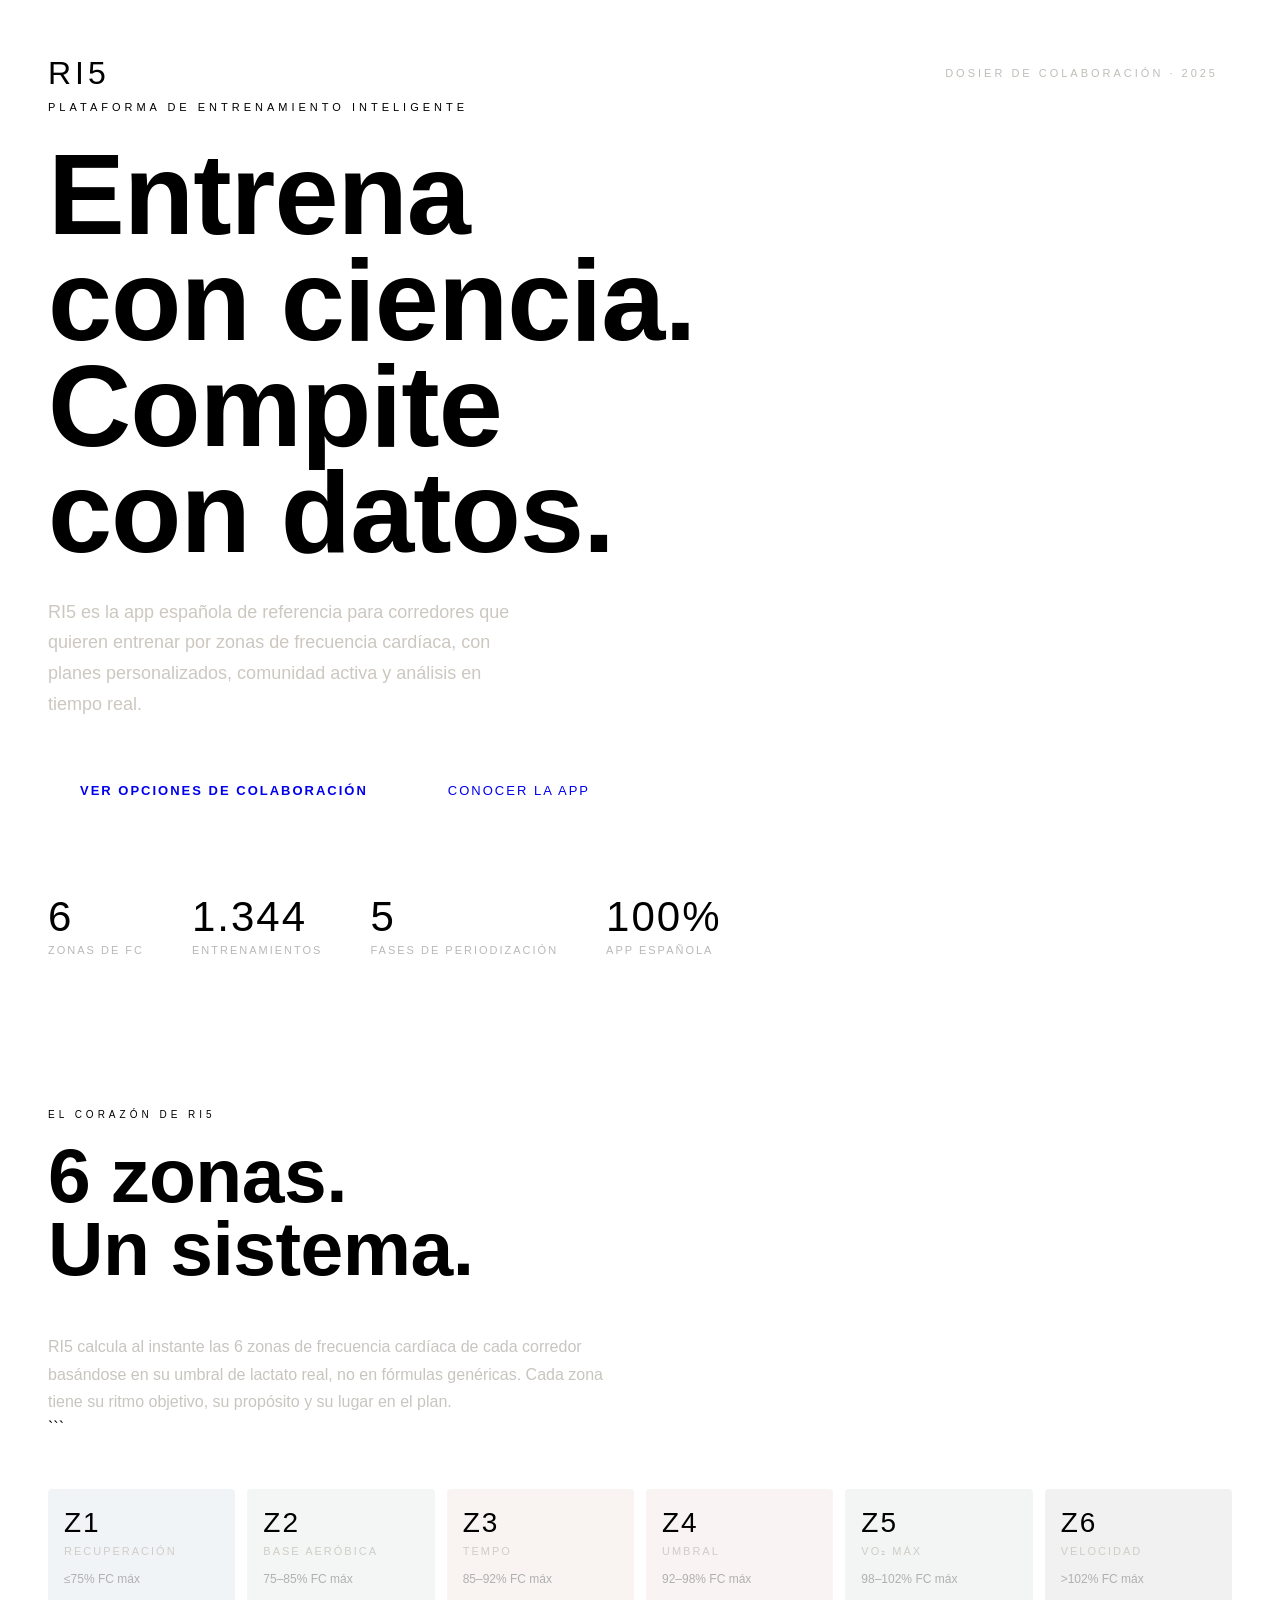
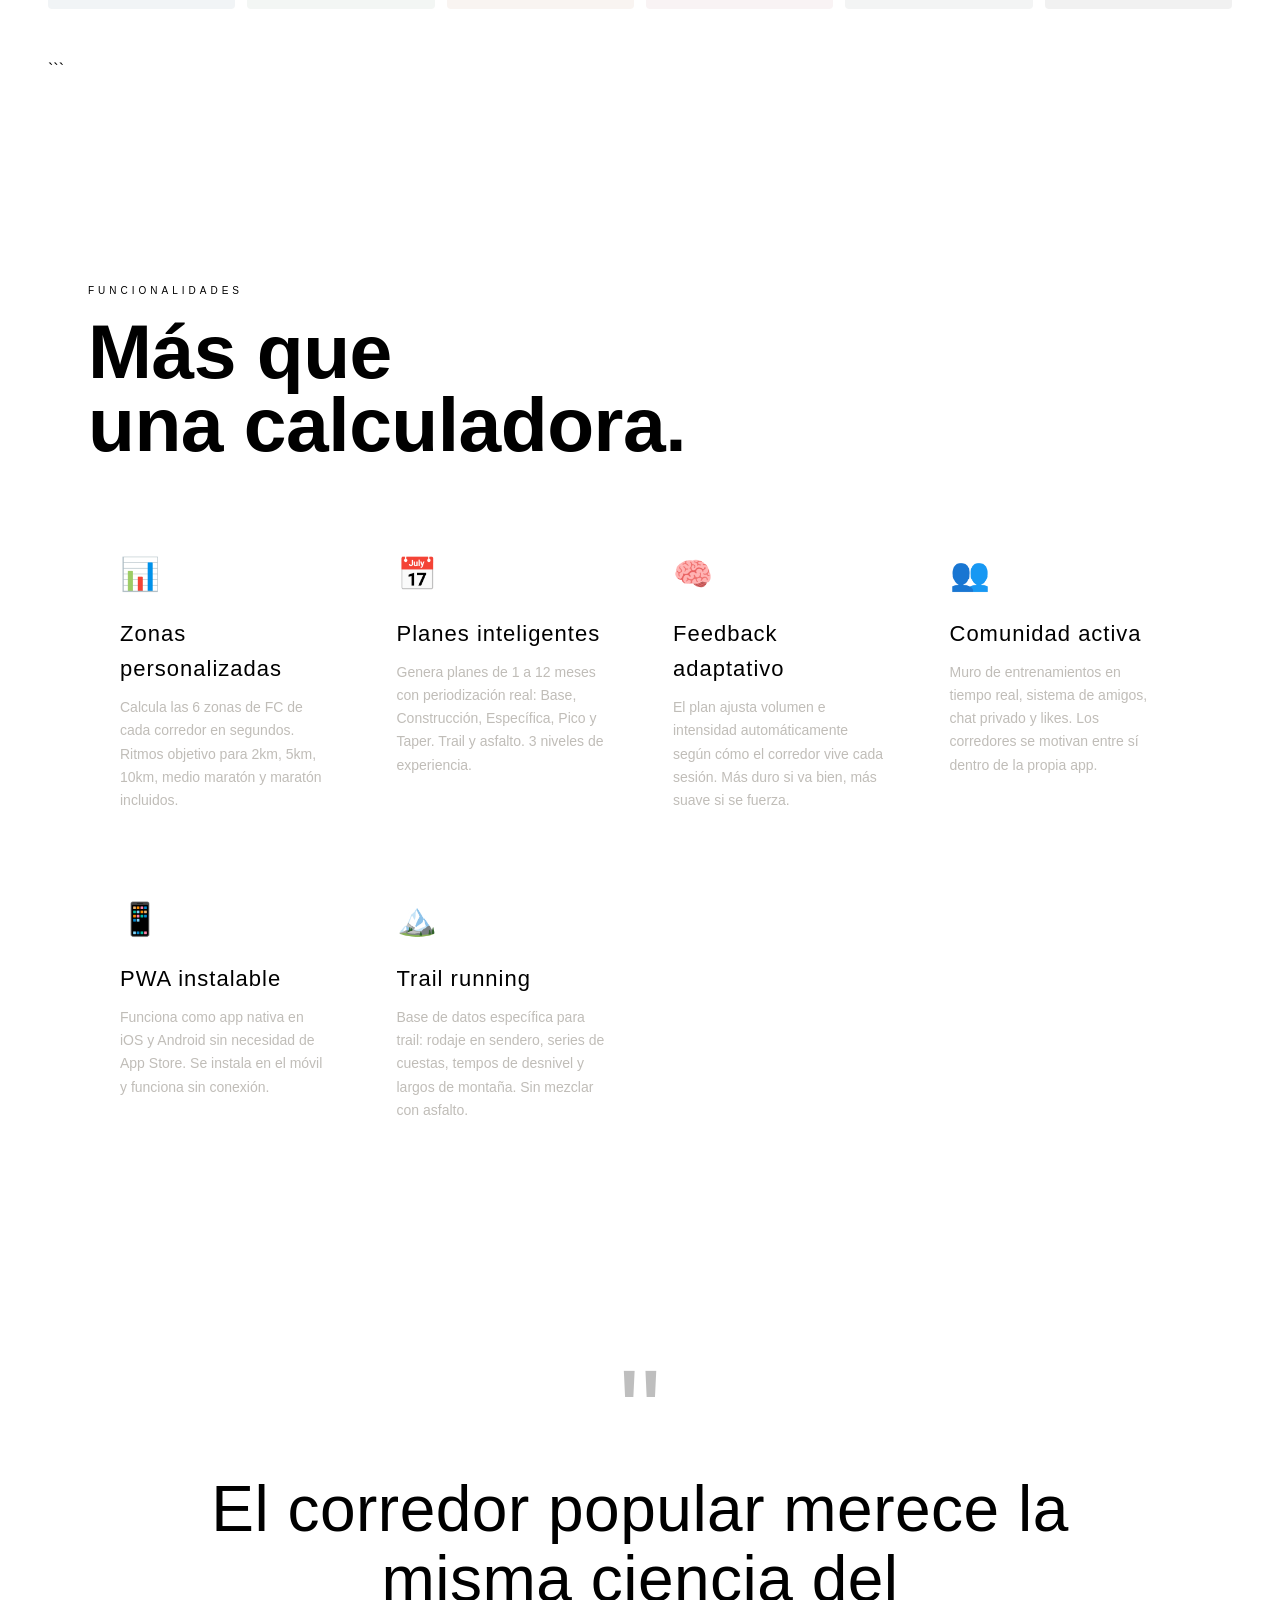
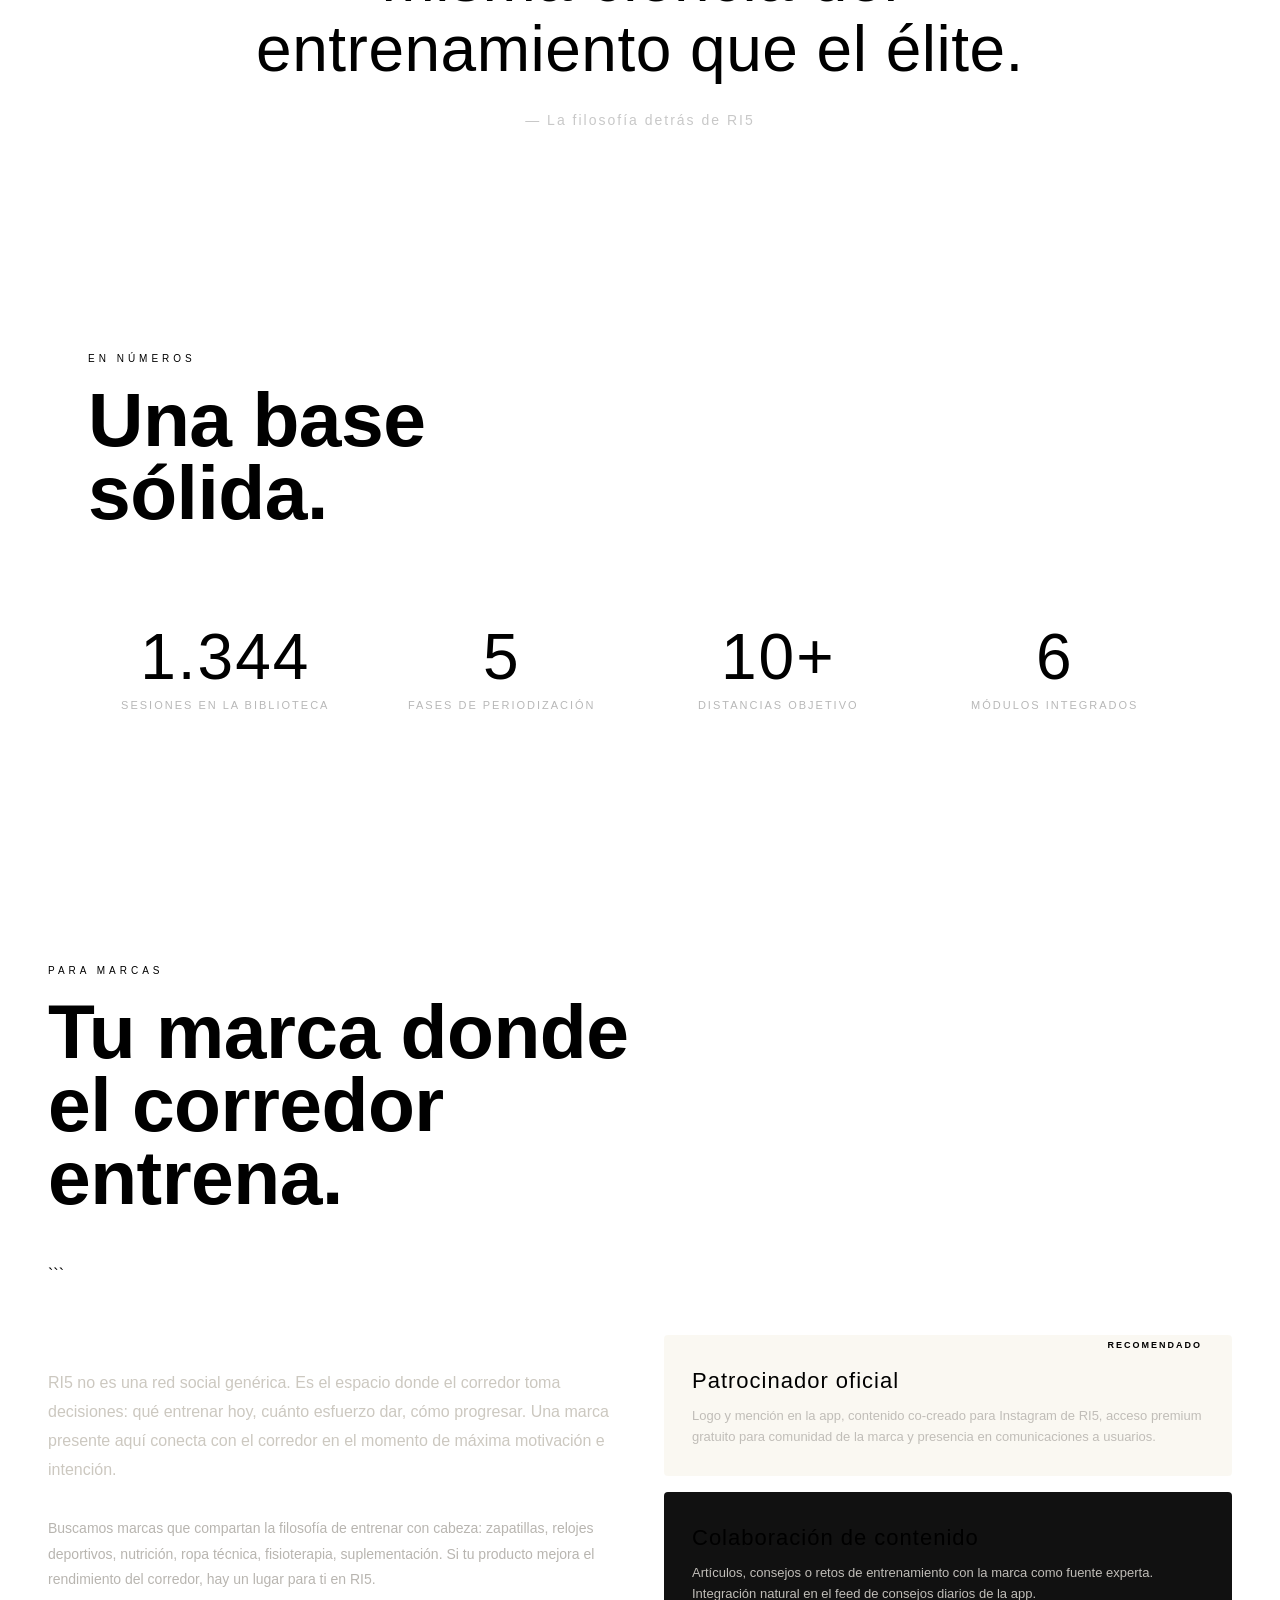
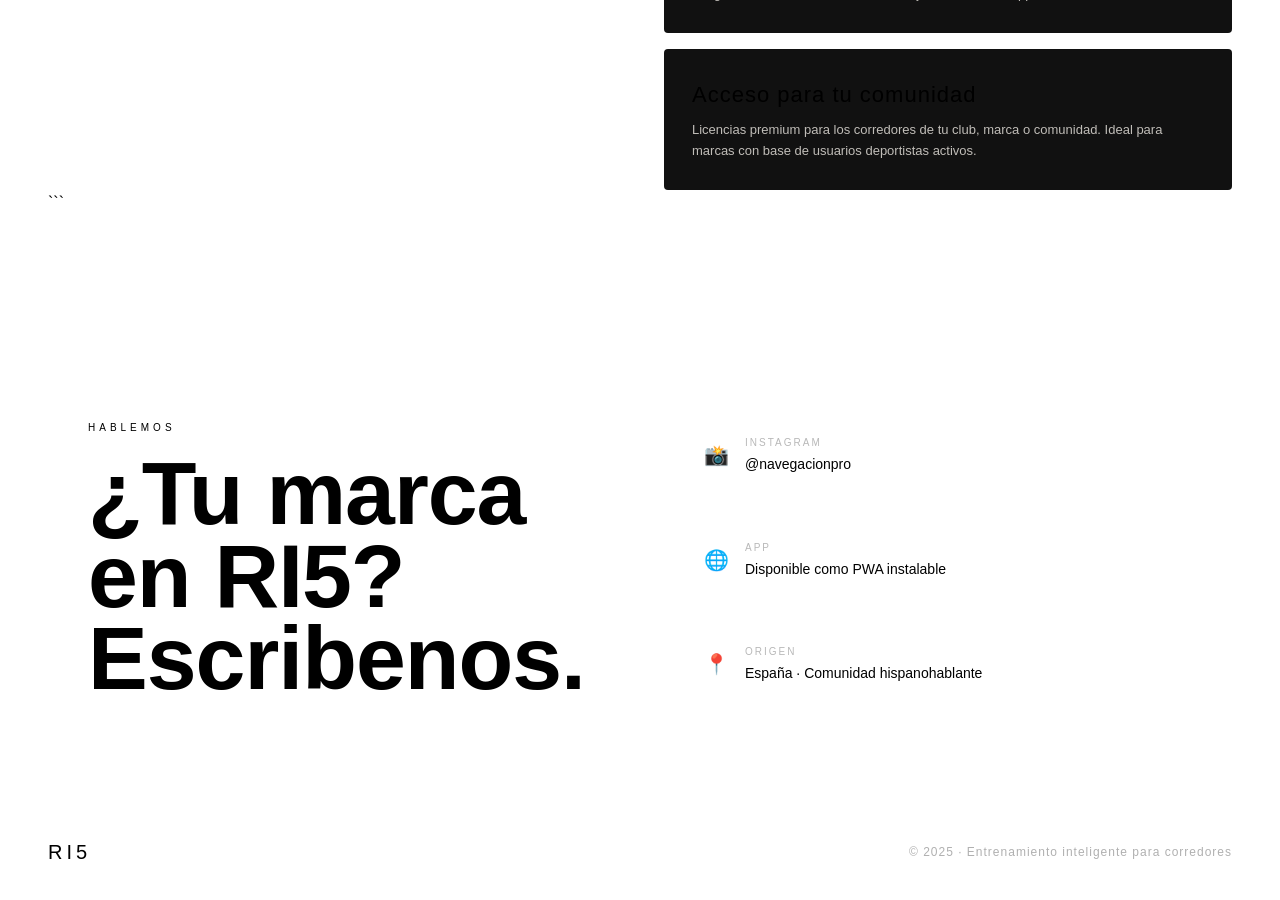
<file: index.html>
<!DOCTYPE html>

<html lang="es">
<head>
<meta charset="UTF-8">
<meta name="viewport" content="width=device-width, initial-scale=1.0">
<title>RI5 · Dosier de Colaboración</title>
<link href="https://fonts.googleapis.com/css2?family=Bebas+Neue&family=DM+Sans:ital,wght@0,300;0,400;0,500;0,700;1,300&display=swap" rel="stylesheet">
<style>
  *, *::before, *::after { margin: 0; padding: 0; box-sizing: border-box; }

:root {
–black: #0a0a0a;
–white: #f5f2eb;
–gold: #d4a843;
–gold-light: #e8c060;
–grey: #1a1a1a;
–grey-mid: #2a2a2a;
–grey-light: #555;
–text-muted: #b8b8b8;
–z1: #8AA0B0;
–z2: #9BB5A0;
–z3: #C9A78B;
–z4: #C99BA5;
–z5: #9AA5A5;
–z6: #aaaaaa;
}

html { scroll-behavior: smooth; }

/* ══ PRINT / PDF — fondo oscuro + paginación perfecta ══ */
@media print {
@page {
margin: 0;
size: A4 portrait;
}

```
* {
  -webkit-print-color-adjust: exact !important;
  print-color-adjust: exact !important;
  color-adjust: exact !important;
}

/* ── Fondos oscuros forzados ── */
html, body        { background: #0a0a0a !important; color: #f5f2eb !important; }
.hero             { background: #0a0a0a !important; min-height: 100vh !important; }
.section-full     { background: #1a1a1a !important; }
section           { background: #0a0a0a !important; }
.quote-section    { background: #0a0a0a !important; }
.contact-section  { background: #0a0a0a !important; }
.footer-bar       { background: #0a0a0a !important; }
.feature-card     { background: #0a0a0a !important; border-color: #2a2a2a !important; }
.number-block     { background: #0a0a0a !important; }
.collab-option    { background: #111111 !important; border-color: #333 !important; }
.collab-option.featured { background: rgba(212,168,67,0.1) !important; }
.features-grid    { border-color: #2a2a2a !important; }
.numbers-row      { border-color: #2a2a2a !important; }

/* ── Quitar grain y animaciones ── */
body::after { display: none !important; }
.reveal, .zona-card {
  opacity: 1 !important;
  transform: none !important;
  transition: none !important;
}

/* ── Saltos de página por sección ── */
.hero {
  page-break-after: always;
  break-after: page;
  display: flex !important;
  flex-direction: column !important;
  justify-content: space-between !important;
  padding: 56px 56px 48px !important;
  box-sizing: border-box !important;
}

/* Zonas — página propia */
.section-full:first-of-type {
  page-break-before: always;
  break-before: page;
  page-break-after: always;
  break-after: page;
  padding: 56px !important;
}

/* Features — página propia */
#app {
  page-break-before: always;
  break-before: page;
  page-break-after: always;
  break-after: page;
  padding: 48px 56px !important;
  max-width: 100% !important;
}

/* Cita + Números juntos en una página */
.quote-section {
  page-break-before: always;
  break-before: page;
  padding: 60px 56px !important;
}
section:last-of-type {
  page-break-after: always;
  break-after: page;
  padding: 48px 56px !important;
  max-width: 100% !important;
}

/* Colaboración — página propia */
.section-full:last-of-type {
  page-break-before: always;
  break-before: page;
  page-break-after: always;
  break-after: page;
  padding: 56px !important;
}

/* Contacto + Footer — última página */
.contact-section {
  page-break-before: always;
  break-before: page;
  padding: 56px !important;
  max-width: 100% !important;
  grid-template-columns: 1fr 1fr !important;
}
.footer-bar {
  page-break-before: avoid;
  break-before: avoid;
  padding: 24px 56px !important;
}

/* ── No cortar dentro de bloques ── */
.feature-card,
.collab-option,
.number-block,
.zona-card,
.contact-item,
.hero-stat,
.hero-body,
.hero-footer { break-inside: avoid !important; }

/* ── Features en 2 columnas en A4 ── */
.features-grid {
  grid-template-columns: 1fr 1fr !important;
  gap: 1px !important;
}
.feature-card { padding: 28px 24px !important; }

/* ── Zonas en 3 columnas en A4 ── */
.zonas-grid {
  grid-template-columns: repeat(3, 1fr) !important;
  gap: 10px !important;
}

/* ── Números en 4 columnas ── */
.numbers-row {
  grid-template-columns: repeat(4, 1fr) !important;
}
.number-block { padding: 32px 16px !important; }
.number-val   { font-size: 48px !important; }

/* ── Colaboración en 2 columnas ── */
.collab-grid {
  grid-template-columns: 1fr 1fr !important;
  gap: 40px !important;
}

/* ── Hero stats en fila en A4 ── */
.hero-footer {
  display: flex !important;
  flex-direction: row !important;
  gap: 48px !important;
}

/* ── Tamaños de fuente ajustados a A4 ── */
.hero-title     { font-size: 96px !important; }
.section-title  { font-size: 64px !important; }
.hero-desc      { font-size: 16px !important; }

/* ── Botones ── */
.btn-primary  { background: #d4a843 !important; color: #0a0a0a !important; }
.btn-secondary { border-color: #555 !important; color: #f5f2eb !important; }
```

}

body {
background: var(–black);
color: var(–white);
font-family: ‘DM Sans’, sans-serif;
font-weight: 300;
line-height: 1.6;
overflow-x: hidden;
}

/* ── GRAIN OVERLAY ── */
body::after {
content: ‘’;
position: fixed; inset: 0;
background-image: url(“data:image/svg+xml,%3Csvg viewBox=‘0 0 256 256’ xmlns=‘http://www.w3.org/2000/svg’%3E%3Cfilter id=‘noise’%3E%3CfeTurbulence type=‘fractalNoise’ baseFrequency=‘0.9’ numOctaves=‘4’ stitchTiles=‘stitch’/%3E%3C/filter%3E%3Crect width=‘100%25’ height=‘100%25’ filter=‘url(%23noise)’ opacity=‘0.04’/%3E%3C/svg%3E”);
pointer-events: none;
z-index: 9999;
opacity: 0.4;
}

/* ── HERO ── */
.hero {
min-height: 100vh;
display: grid;
grid-template-rows: auto 1fr auto;
padding: 48px;
position: relative;
overflow: hidden;
border-bottom: 1px solid var(–grey-light);
background: var(–black);
}

.hero::before {
content: ‘RI5’;
position: absolute;
font-family: ‘Bebas Neue’, sans-serif;
font-size: clamp(240px, 40vw, 520px);
color: transparent;
-webkit-text-stroke: 1px rgba(212,168,67,0.15);
right: -40px;
top: 50%;
transform: translateY(-50%);
pointer-events: none;
letter-spacing: -10px;
line-height: 1;
}

.hero-nav {
display: flex;
justify-content: space-between;
align-items: center;
animation: fadeUp 0.8s ease both;
}

.logo {
font-family: ‘Bebas Neue’, sans-serif;
font-size: 32px;
color: var(–gold);
letter-spacing: 4px;
}

.hero-tag {
font-size: 11px;
letter-spacing: 3px;
color: #c0bdb8;
text-transform: uppercase;
border: 1px solid var(–grey-light);
padding: 6px 14px;
border-radius: 20px;
}

.hero-body {
display: flex;
flex-direction: column;
justify-content: center;
max-width: 680px;
animation: fadeUp 0.8s 0.2s ease both;
}

.hero-eyebrow {
font-size: 11px;
letter-spacing: 4px;
color: var(–gold);
text-transform: uppercase;
margin-bottom: 24px;
}

.hero-title {
font-family: ‘Bebas Neue’, sans-serif;
font-size: clamp(56px, 9vw, 120px);
line-height: 0.92;
letter-spacing: -1px;
margin-bottom: 32px;
}

.hero-title em {
font-style: normal;
color: var(–gold);
}

.hero-desc {
font-size: 18px;
color: #ccc8c0;
max-width: 480px;
line-height: 1.7;
margin-bottom: 48px;
}

.hero-cta {
display: flex;
gap: 16px;
flex-wrap: wrap;
}

.btn-primary {
background: var(–gold);
color: var(–black);
font-family: ‘DM Sans’, sans-serif;
font-weight: 700;
font-size: 13px;
letter-spacing: 2px;
text-transform: uppercase;
padding: 14px 32px;
border: none;
border-radius: 2px;
cursor: pointer;
text-decoration: none;
display: inline-block;
transition: background 0.2s;
}
.btn-primary:hover { background: var(–gold-light); }

.btn-secondary {
background: transparent;
color: var(–white);
font-family: ‘DM Sans’, sans-serif;
font-weight: 400;
font-size: 13px;
letter-spacing: 2px;
text-transform: uppercase;
padding: 14px 32px;
border: 1px solid var(–grey-light);
border-radius: 2px;
cursor: pointer;
text-decoration: none;
display: inline-block;
transition: border-color 0.2s, color 0.2s;
}
.btn-secondary:hover { border-color: var(–gold); color: var(–gold); }

.hero-footer {
display: flex;
gap: 48px;
flex-wrap: wrap;
animation: fadeUp 0.8s 0.4s ease both;
padding-top: 56px;
margin-top: 24px;
border-top: 1px solid var(–grey-mid);
}

.hero-stat { }
.hero-stat-num {
font-family: ‘Bebas Neue’, sans-serif;
font-size: 42px;
color: var(–gold);
letter-spacing: 2px;
line-height: 1;
}
.hero-stat-label {
font-size: 11px;
letter-spacing: 2px;
color: #b8b8b8;
text-transform: uppercase;
margin-top: 4px;
}

/* ── SECTIONS ── */
section {
padding: 100px 48px;
border-bottom: 1px solid var(–grey-mid);
max-width: 1200px;
margin: 0 auto;
background: var(–black);
}

.section-full {
max-width: 100%;
padding: 100px 48px;
border-bottom: 1px solid var(–grey-mid);
background: var(–grey);
}

.section-eyebrow {
font-size: 10px;
letter-spacing: 4px;
color: var(–gold);
text-transform: uppercase;
margin-bottom: 16px;
}

.section-title {
font-family: ‘Bebas Neue’, sans-serif;
font-size: clamp(40px, 6vw, 80px);
line-height: 0.95;
letter-spacing: -0.5px;
margin-bottom: 48px;
}

/* ── ZONA PILLS ── */
.zonas-grid {
display: grid;
grid-template-columns: repeat(6, 1fr);
gap: 12px;
margin: 48px 0;
}

/* ══ RESPONSIVE COMPLETO ══ */

/* Tablet landscape y pantallas medianas */
@media (max-width: 1024px) {
.hero { padding: 40px 36px; }
section { padding: 80px 36px; }
.section-full { padding: 80px 36px; }
.collab-grid { gap: 32px; }
.contact-section { padding: 80px 36px; gap: 48px; }
}

/* Tablet portrait y móvil landscape */
@media (max-width: 900px) {
.zonas-grid { grid-template-columns: repeat(3, 1fr); }
.hero-title { font-size: clamp(48px, 10vw, 80px); }
.collab-grid { grid-template-columns: 1fr; }
.numbers-row { grid-template-columns: repeat(2, 1fr); }
}

/* Móvil portrait */
@media (max-width: 600px) {
.hero {
padding: 28px 20px;
min-height: 100svh;
}
.hero-nav { margin-bottom: 8px; }
.hero-tag { display: none; }
.hero-body { max-width: 100%; }
.hero-title { font-size: clamp(44px, 13vw, 72px); margin-bottom: 20px; }
.hero-desc { font-size: 15px; margin-bottom: 32px; }
.hero-cta { flex-direction: column; }
.btn-primary, .btn-secondary { text-align: center; width: 100%; }
.hero-footer {
display: grid;
grid-template-columns: 1fr 1fr;
gap: 20px 16px;
padding-top: 36px;
}
.hero-stat { text-align: center; }
.hero-stat-num { font-size: 32px; }

```
section { padding: 56px 20px; }
.section-full { padding: 56px 20px; }
.section-title { font-size: clamp(36px, 10vw, 60px); }

.zonas-grid { grid-template-columns: repeat(2, 1fr); gap: 8px; }
.zona-card { padding: 16px 12px; }
.zona-label { font-size: 22px; }

.features-grid { grid-template-columns: 1fr; }
.feature-card { padding: 28px 20px; }

.numbers-row { grid-template-columns: repeat(2, 1fr); }
.number-block { padding: 32px 16px; }
.number-val { font-size: 48px; }

.quote-section { padding: 72px 20px; }
.quote-mark { font-size: 80px; }

.contact-section {
  grid-template-columns: 1fr;
  gap: 32px;
  padding: 56px 20px;
}
.contact-title { font-size: clamp(40px, 12vw, 72px); }

.footer-bar { padding: 24px 20px; flex-direction: column; text-align: center; }
```

}

/* Móvil landscape (ancho > alto) */
@media (max-height: 500px) and (orientation: landscape) {
.hero {
min-height: auto;
padding: 24px 40px;
grid-template-rows: auto auto auto;
gap: 24px;
}
.hero-title { font-size: clamp(36px, 7vw, 64px); margin-bottom: 16px; }
.hero-desc { font-size: 14px; margin-bottom: 24px; }
.hero-footer { padding-top: 24px; gap: 32px; }
.hero-stat-num { font-size: 28px; }
}

.zona-card {
padding: 20px 16px;
border-radius: 4px;
display: flex;
flex-direction: column;
gap: 6px;
opacity: 0;
transform: translateY(20px);
transition: opacity 0.5s ease, transform 0.5s ease;
}
.zona-card.visible { opacity: 1; transform: translateY(0); }

.zona-label {
font-family: ‘Bebas Neue’, sans-serif;
font-size: 28px;
letter-spacing: 2px;
line-height: 1;
}
.zona-name { font-size: 11px; letter-spacing: 2px; text-transform: uppercase; color: #d0cdc8; }
.zona-fc { font-size: 12px; color: #b0b0b0; margin-top: 4px; }

/* ── FEATURES GRID ── */
.features-grid {
display: grid;
grid-template-columns: repeat(auto-fit, minmax(260px, 1fr));
gap: 2px;
margin-top: 48px;
border: 1px solid var(–grey-mid);
}

.feature-card {
padding: 40px 32px;
border-right: 1px solid var(–grey-mid);
border-bottom: 1px solid var(–grey-mid);
position: relative;
overflow: hidden;
transition: background 0.3s;
background: var(–black);
}
.feature-card:hover { background: var(–grey-mid); }
.feature-card::before {
content: ‘’;
position: absolute;
top: 0; left: 0;
width: 3px; height: 0;
background: var(–gold);
transition: height 0.4s ease;
}
.feature-card:hover::before { height: 100%; }

.feature-icon { font-size: 32px; margin-bottom: 16px; }
.feature-title {
font-family: ‘Bebas Neue’, sans-serif;
font-size: 22px;
letter-spacing: 1px;
color: var(–gold);
margin-bottom: 10px;
}
.feature-desc { font-size: 14px; color: #c0bdb8; line-height: 1.65; }

/* ── COLLAB SECTION ── */
.collab-grid {
display: grid;
grid-template-columns: 1fr 1fr;
gap: 48px;
margin-top: 48px;
align-items: start;
}
@media (max-width: 768px) {
.collab-grid { grid-template-columns: 1fr; }
}

.collab-options {
display: flex;
flex-direction: column;
gap: 16px;
}

.collab-option {
padding: 28px;
border: 1px solid var(–grey-mid);
border-radius: 4px;
cursor: pointer;
transition: border-color 0.2s, background 0.2s;
position: relative;
background: #111;
}
.collab-option:hover { border-color: var(–gold); background: rgba(192,160,96,0.06); }
.collab-option.featured { border-color: var(–gold); background: rgba(192,160,96,0.08); }

.collab-option-badge {
position: absolute;
top: -1px; right: 20px;
background: var(–gold);
color: var(–black);
font-size: 9px;
font-weight: 700;
letter-spacing: 2px;
text-transform: uppercase;
padding: 4px 10px;
border-radius: 0 0 4px 4px;
}

.collab-option-title {
font-family: ‘Bebas Neue’, sans-serif;
font-size: 22px;
letter-spacing: 1px;
margin-bottom: 8px;
}
.collab-option-desc { font-size: 13px; color: #c0bdb8; line-height: 1.6; }

/* ── NUMBERS ── */
.numbers-row {
display: grid;
grid-template-columns: repeat(4, 1fr);
gap: 2px;
margin-top: 48px;
border: 1px solid var(–grey-mid);
}
@media (max-width: 700px) {
.numbers-row { grid-template-columns: repeat(2, 1fr); }
}

.number-block {
padding: 48px 32px;
border-right: 1px solid var(–grey-mid);
text-align: center;
background: var(–black);
}

.number-val {
font-family: ‘Bebas Neue’, sans-serif;
font-size: 64px;
color: var(–gold);
letter-spacing: 2px;
line-height: 1;
display: block;
}
.number-label {
font-size: 11px;
letter-spacing: 2px;
color: #b8b8b8;
text-transform: uppercase;
margin-top: 8px;
display: block;
}

/* ── QUOTE ── */
.quote-section {
padding: 120px 48px;
text-align: center;
border-bottom: 1px solid var(–grey-mid);
background: linear-gradient(180deg, var(–black) 0%, #111108 50%, var(–black) 100%);
}

.quote-mark {
font-family: ‘Bebas Neue’, sans-serif;
font-size: 120px;
color: var(–gold);
opacity: 0.25;
line-height: 0.5;
display: block;
margin-bottom: 32px;
}

.quote-text {
font-family: ‘Bebas Neue’, sans-serif;
font-size: clamp(32px, 5vw, 64px);
line-height: 1.1;
max-width: 900px;
margin: 0 auto 24px;
letter-spacing: 0.5px;
color: var(–white);
}
.quote-sub { font-size: 14px; color: #c8c8c8; letter-spacing: 2px; }

/* ── CONTACT ── */
.contact-section {
padding: 100px 48px;
display: grid;
grid-template-columns: 1fr 1fr;
gap: 80px;
align-items: center;
max-width: 1200px;
margin: 0 auto;
background: var(–black);
}
@media (max-width: 768px) {
.contact-section { grid-template-columns: 1fr; gap: 40px; }
}

.contact-title {
font-family: ‘Bebas Neue’, sans-serif;
font-size: clamp(48px, 7vw, 96px);
line-height: 0.92;
letter-spacing: -1px;
}
.contact-title em { font-style: normal; color: var(–gold); }

.contact-info { display: flex; flex-direction: column; gap: 24px; }

.contact-item {
padding: 20px 24px;
border: 1px solid var(–grey-mid);
border-radius: 4px;
display: flex;
align-items: center;
gap: 16px;
transition: border-color 0.2s;
}
.contact-item:hover { border-color: var(–gold); }
.contact-item-icon { font-size: 20px; }
.contact-item-text { font-size: 14px; }
.contact-item-label { font-size: 10px; letter-spacing: 2px; color: #b8b8b8; text-transform: uppercase; margin-bottom: 2px; }

/* ── FOOTER ── */
.footer-bar {
padding: 32px 48px;
border-top: 1px solid var(–grey-mid);
display: flex;
justify-content: space-between;
align-items: center;
flex-wrap: wrap;
gap: 16px;
background: var(–black);
}
.footer-logo { font-family: ‘Bebas Neue’, sans-serif; font-size: 20px; color: var(–gold); letter-spacing: 4px; }
.footer-copy { font-size: 12px; color: #b0b0b0; letter-spacing: 1px; }

/* ── ANIMATIONS ── */
@keyframes fadeUp {
from { opacity: 0; transform: translateY(24px); }
to   { opacity: 1; transform: translateY(0); }
}

.reveal {
opacity: 0;
transform: translateY(30px);
transition: opacity 0.7s ease, transform 0.7s ease;
}
.reveal.visible { opacity: 1; transform: translateY(0); }

/* ── DIVIDER LINE ── */
.gold-line {
width: 48px;
height: 2px;
background: var(–gold);
margin-bottom: 32px;
}
</style>

</head>
<body>

<!-- ══════════ HERO ══════════ -->

<div class="hero">
  <nav class="hero-nav">
    <div class="logo">RI5</div>
    <div class="hero-tag">Dosier de Colaboración · 2025</div>
  </nav>

  <div class="hero-body">
    <p class="hero-eyebrow">Plataforma de entrenamiento inteligente</p>
    <h1 class="hero-title">
      Entrena<br>
      con <em>ciencia.</em><br>
      Compite<br>
      con datos.
    </h1>
    <p class="hero-desc">
      RI5 es la app española de referencia para corredores que quieren entrenar por zonas de frecuencia cardíaca, con planes personalizados, comunidad activa y análisis en tiempo real.
    </p>
    <div class="hero-cta">
      <a href="#colaboracion" class="btn-primary">Ver opciones de colaboración</a>
      <a href="#app" class="btn-secondary">Conocer la app</a>
    </div>
  </div>

  <div class="hero-footer">
    <div class="hero-stat">
      <div class="hero-stat-num">6</div>
      <div class="hero-stat-label">Zonas de FC</div>
    </div>
    <div class="hero-stat">
      <div class="hero-stat-num">1.344</div>
      <div class="hero-stat-label">Entrenamientos</div>
    </div>
    <div class="hero-stat">
      <div class="hero-stat-num">5</div>
      <div class="hero-stat-label">Fases de periodización</div>
    </div>
    <div class="hero-stat">
      <div class="hero-stat-num">100%</div>
      <div class="hero-stat-label">App española</div>
    </div>
  </div>
</div>

<!-- ══════════ ZONAS ══════════ -->

<div class="section-full">
  <div style="max-width:1200px; margin:0 auto;">
    <p class="section-eyebrow reveal">El corazón de RI5</p>
    <h2 class="section-title reveal">6 zonas.<br>Un sistema.</h2>
    <p class="reveal" style="color:#c8c5c0; max-width:560px; margin-bottom:0; font-size:16px; line-height:1.7;">
      RI5 calcula al instante las 6 zonas de frecuencia cardíaca de cada corredor basándose en su umbral de lactato real, no en fórmulas genéricas. Cada zona tiene su ritmo objetivo, su propósito y su lugar en el plan.
    </p>

```
<div class="zonas-grid">
  <div class="zona-card" style="background: rgba(138,160,176,0.12); border-left: 3px solid var(--z1);">
    <div class="zona-label" style="color:var(--z1);">Z1</div>
    <div class="zona-name">Recuperación</div>
    <div class="zona-fc">≤75% FC máx</div>
  </div>
  <div class="zona-card" style="background: rgba(155,181,160,0.12); border-left: 3px solid var(--z2);">
    <div class="zona-label" style="color:var(--z2);">Z2</div>
    <div class="zona-name">Base aeróbica</div>
    <div class="zona-fc">75–85% FC máx</div>
  </div>
  <div class="zona-card" style="background: rgba(201,167,139,0.12); border-left: 3px solid var(--z3);">
    <div class="zona-label" style="color:var(--z3);">Z3</div>
    <div class="zona-name">Tempo</div>
    <div class="zona-fc">85–92% FC máx</div>
  </div>
  <div class="zona-card" style="background: rgba(201,155,165,0.12); border-left: 3px solid var(--z4);">
    <div class="zona-label" style="color:var(--z4);">Z4</div>
    <div class="zona-name">Umbral</div>
    <div class="zona-fc">92–98% FC máx</div>
  </div>
  <div class="zona-card" style="background: rgba(154,165,165,0.12); border-left: 3px solid var(--z5);">
    <div class="zona-label" style="color:var(--z5);">Z5</div>
    <div class="zona-name">VO₂ Máx</div>
    <div class="zona-fc">98–102% FC máx</div>
  </div>
  <div class="zona-card" style="background: rgba(138,138,138,0.12); border-left: 3px solid var(--z6);">
    <div class="zona-label" style="color:var(--z6);">Z6</div>
    <div class="zona-name">Velocidad</div>
    <div class="zona-fc">>102% FC máx</div>
  </div>
</div>
```

  </div>
</div>

<!-- ══════════ APP FEATURES ══════════ -->

<section id="app">
  <p class="section-eyebrow reveal">Funcionalidades</p>
  <h2 class="section-title reveal">Más que<br>una calculadora.</h2>

  <div class="features-grid">
    <div class="feature-card reveal">
      <div class="feature-icon">📊</div>
      <div class="feature-title">Zonas personalizadas</div>
      <div class="feature-desc">Calcula las 6 zonas de FC de cada corredor en segundos. Ritmos objetivo para 2km, 5km, 10km, medio maratón y maratón incluidos.</div>
    </div>
    <div class="feature-card reveal">
      <div class="feature-icon">📅</div>
      <div class="feature-title">Planes inteligentes</div>
      <div class="feature-desc">Genera planes de 1 a 12 meses con periodización real: Base, Construcción, Específica, Pico y Taper. Trail y asfalto. 3 niveles de experiencia.</div>
    </div>
    <div class="feature-card reveal">
      <div class="feature-icon">🧠</div>
      <div class="feature-title">Feedback adaptativo</div>
      <div class="feature-desc">El plan ajusta volumen e intensidad automáticamente según cómo el corredor vive cada sesión. Más duro si va bien, más suave si se fuerza.</div>
    </div>
    <div class="feature-card reveal">
      <div class="feature-icon">👥</div>
      <div class="feature-title">Comunidad activa</div>
      <div class="feature-desc">Muro de entrenamientos en tiempo real, sistema de amigos, chat privado y likes. Los corredores se motivan entre sí dentro de la propia app.</div>
    </div>
    <div class="feature-card reveal">
      <div class="feature-icon">📱</div>
      <div class="feature-title">PWA instalable</div>
      <div class="feature-desc">Funciona como app nativa en iOS y Android sin necesidad de App Store. Se instala en el móvil y funciona sin conexión.</div>
    </div>
    <div class="feature-card reveal">
      <div class="feature-icon">🏔️</div>
      <div class="feature-title">Trail running</div>
      <div class="feature-desc">Base de datos específica para trail: rodaje en sendero, series de cuestas, tempos de desnivel y largos de montaña. Sin mezclar con asfalto.</div>
    </div>
  </div>
</section>

<!-- ══════════ QUOTE ══════════ -->

<div class="quote-section">
  <span class="quote-mark">"</span>
  <p class="quote-text reveal">
    El corredor popular merece la misma ciencia del entrenamiento que el élite.
  </p>
  <p class="quote-sub reveal">— La filosofía detrás de RI5</p>
</div>

<!-- ══════════ NÚMEROS ══════════ -->

<section>
  <p class="section-eyebrow reveal">En números</p>
  <h2 class="section-title reveal">Una base<br>sólida.</h2>

  <div class="numbers-row reveal">
    <div class="number-block">
      <span class="number-val">1.344</span>
      <span class="number-label">Sesiones en la biblioteca</span>
    </div>
    <div class="number-block">
      <span class="number-val">5</span>
      <span class="number-label">Fases de periodización</span>
    </div>
    <div class="number-block">
      <span class="number-val">10+</span>
      <span class="number-label">Distancias objetivo</span>
    </div>
    <div class="number-block">
      <span class="number-val">6</span>
      <span class="number-label">Módulos integrados</span>
    </div>
  </div>
</section>

<!-- ══════════ COLABORACIÓN ══════════ -->

<div class="section-full" id="colaboracion">
  <div style="max-width:1200px; margin:0 auto;">
    <p class="section-eyebrow reveal">Para marcas</p>
    <h2 class="section-title reveal">Tu marca donde<br>el corredor<br>entrena.</h2>

```
<div class="collab-grid">
  <div>
    <div class="gold-line reveal"></div>
    <p class="reveal" style="font-size:16px; color:#ccc8c0; line-height:1.8; margin-bottom:32px;">
      RI5 no es una red social genérica. Es el espacio donde el corredor toma decisiones: qué entrenar hoy, cuánto esfuerzo dar, cómo progresar. Una marca presente aquí conecta con el corredor en el momento de máxima motivación e intención.
    </p>
    <p class="reveal" style="font-size:14px; color:#b8b5b0; line-height:1.8;">
      Buscamos marcas que compartan la filosofía de entrenar con cabeza: zapatillas, relojes deportivos, nutrición, ropa técnica, fisioterapia, suplementación. Si tu producto mejora el rendimiento del corredor, hay un lugar para ti en RI5.
    </p>
  </div>

  <div class="collab-options">
    <div class="collab-option featured reveal">
      <div class="collab-option-badge">Recomendado</div>
      <div class="collab-option-title">Patrocinador oficial</div>
      <div class="collab-option-desc">Logo y mención en la app, contenido co-creado para Instagram de RI5, acceso premium gratuito para comunidad de la marca y presencia en comunicaciones a usuarios.</div>
    </div>
    <div class="collab-option reveal">
      <div class="collab-option-title">Colaboración de contenido</div>
      <div class="collab-option-desc">Artículos, consejos o retos de entrenamiento con la marca como fuente experta. Integración natural en el feed de consejos diarios de la app.</div>
    </div>
    <div class="collab-option reveal">
      <div class="collab-option-title">Acceso para tu comunidad</div>
      <div class="collab-option-desc">Licencias premium para los corredores de tu club, marca o comunidad. Ideal para marcas con base de usuarios deportistas activos.</div>
    </div>
  </div>
</div>
```

  </div>
</div>

<!-- ══════════ CONTACTO ══════════ -->

<div style="border-bottom: 1px solid var(--grey-mid); background: var(--black);">
  <div class="contact-section">
    <div>
      <p class="section-eyebrow reveal">Hablemos</p>
      <h2 class="contact-title reveal">
        ¿Tu marca<br>en RI5?<br>
        <em>Escribenos.</em>
      </h2>
    </div>
    <div class="contact-info reveal">
      <div class="contact-item">
        <div class="contact-item-icon">📸</div>
        <div class="contact-item-text">
          <div class="contact-item-label">Instagram</div>
          @navegacionpro
        </div>
      </div>
      <div class="contact-item">
        <div class="contact-item-icon">🌐</div>
        <div class="contact-item-text">
          <div class="contact-item-label">App</div>
          Disponible como PWA instalable
        </div>
      </div>
      <div class="contact-item">
        <div class="contact-item-icon">📍</div>
        <div class="contact-item-text">
          <div class="contact-item-label">Origen</div>
          España · Comunidad hispanohablante
        </div>
      </div>
    </div>
  </div>
</div>

<!-- ══════════ FOOTER ══════════ -->

<div class="footer-bar">
  <div class="footer-logo">RI5</div>
  <div class="footer-copy">© 2025 · Entrenamiento inteligente para corredores</div>
</div>

<script>
  // Intersection Observer para animaciones al hacer scroll
  const observer = new IntersectionObserver((entries) => {
    entries.forEach(entry => {
      if (entry.isIntersecting) {
        entry.target.classList.add('visible');
        // Para las zona-cards, añadir delay escalonado
        if (entry.target.classList.contains('zona-card')) {
          const cards = document.querySelectorAll('.zona-card');
          cards.forEach((card, i) => {
            setTimeout(() => card.classList.add('visible'), i * 80);
          });
        }
      }
    });
  }, { threshold: 0.1 });

  document.querySelectorAll('.reveal, .zona-card').forEach(el => observer.observe(el));

  // Smooth scroll para CTAs
  document.querySelectorAll('a[href^="#"]').forEach(a => {
    a.addEventListener('click', e => {
      e.preventDefault();
      const target = document.querySelector(a.getAttribute('href'));
      if (target) target.scrollIntoView({ behavior: 'smooth', block: 'start' });
    });
  });
</script>

</body>
</html>
</file>
